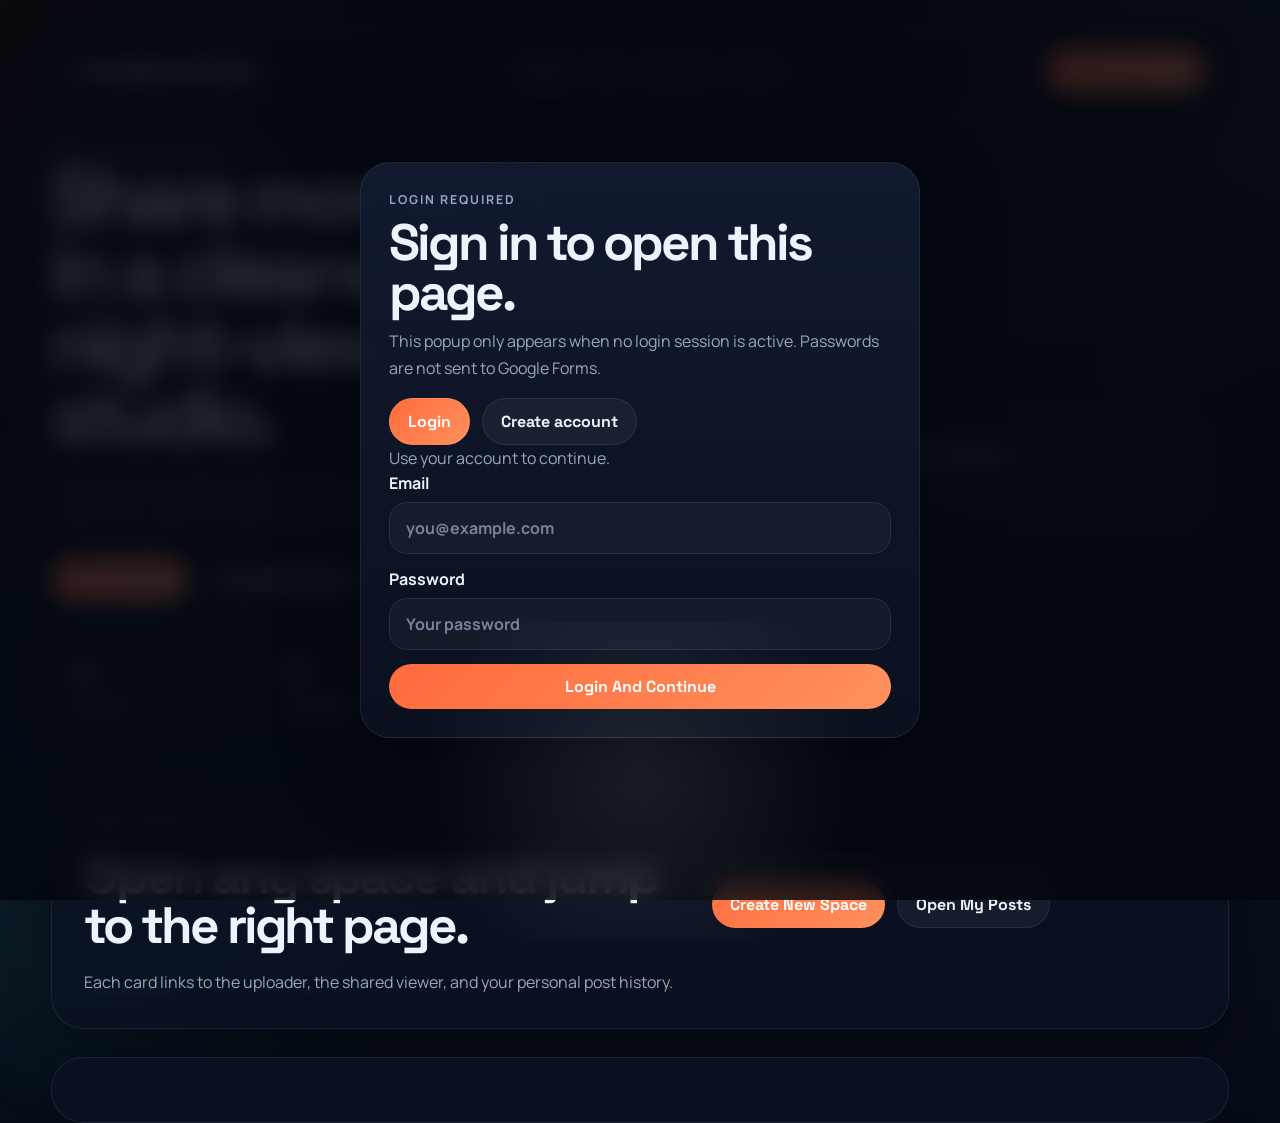
<file: index.html>
<!DOCTYPE html>
<html lang="en">
<head>
    <meta charset="UTF-8">
    <meta name="viewport" content="width=device-width, initial-scale=1.0">
    <title>FrameShare Studio</title>
    <link rel="preconnect" href="https://fonts.googleapis.com">
    <link rel="preconnect" href="https://fonts.gstatic.com" crossorigin>
    <link href="https://fonts.googleapis.com/css2?family=Space+Grotesk:wght@400;500;700&family=Manrope:wght@400;500;600;700&display=swap" rel="stylesheet">
    <link rel="stylesheet" href="style.css">
</head>
<body>
    <div class="page-shell">
        <header class="hero-shell slim-shell">
            <nav class="topbar">
                <a href="index.html" class="brand">FrameShare Studio</a>
                <div class="nav-links">
                    <a href="index.html" class="active-link">Home</a>
                    <a href="post.html">Post</a>
                    <a href="my-posts.html">My Posts</a>
                    <a href="profile.html">Profile</a>
                </div>
                <a class="nav-cta" href="post.html">Create Or Upload</a>
            </nav>

            <section class="hero page-hero">
                <div class="hero-copy reveal">
                    <p class="eyebrow">Dark mode workspace</p>
                    <h1>Share moments in a cleaner night-view studio.</h1>
                    <p class="hero-text">
                        Create spaces, publish media, review your own uploads, and share direct viewer links.
                        Login now opens as a popup on every page visit.
                    </p>
                    <div class="hero-actions">
                        <a class="btn btn-primary" href="post.html">Start Posting</a>
                        <button class="btn btn-secondary" id="seedDemoBtn" type="button">Load Demo Space</button>
                    </div>
                    <div class="hero-stats compact-stats">
                        <article>
                            <strong id="totalSpaces">0</strong>
                            <span>Spaces</span>
                        </article>
                        <article>
                            <strong id="totalMembers">0</strong>
                            <span>Members</span>
                        </article>
                        <article>
                            <strong id="totalPosts">0</strong>
                            <span>Posts</span>
                        </article>
                    </div>
                </div>
                <aside class="hero-showcase reveal delay-1">
                    <div class="showcase-head">
                        <span class="live-pill">Selected Space</span>
                        <span class="showcase-status" id="heroSpaceName">No space yet</span>
                    </div>
                    <div class="share-preview glass-panel no-top-margin">
                        <div>
                            <p class="micro-label">Current share link</p>
                            <strong id="heroShareLink">Create a space from the post page</strong>
                        </div>
                        <button type="button" id="copyHeroLink" class="subtle-button">Copy</button>
                    </div>
                </aside>
            </section>
        </header>

        <main>
            <section class="section two-panel">
                <div class="section-title reveal">
                    <p class="eyebrow">Saved Spaces</p>
                    <h2>Open any space and jump to the right page.</h2>
                    <p>Each card links to the uploader, the shared viewer, and your personal post history.</p>
                </div>
                <div class="section-actions reveal delay-1">
                    <a class="btn btn-primary" href="post.html">Create New Space</a>
                    <a class="btn btn-secondary" href="my-posts.html">Open My Posts</a>
                </div>
            </section>

            <section class="section">
                <div class="space-grid" id="spaceGrid"></div>
            </section>
        </main>
    </div>

    <script src="js/google-sheet-config.js"></script>
    <script src="js/storage.js"></script>
    <script src="js/auth-gate.js"></script>
    <script src="js/home.js"></script>
</body>
</html>
</file>
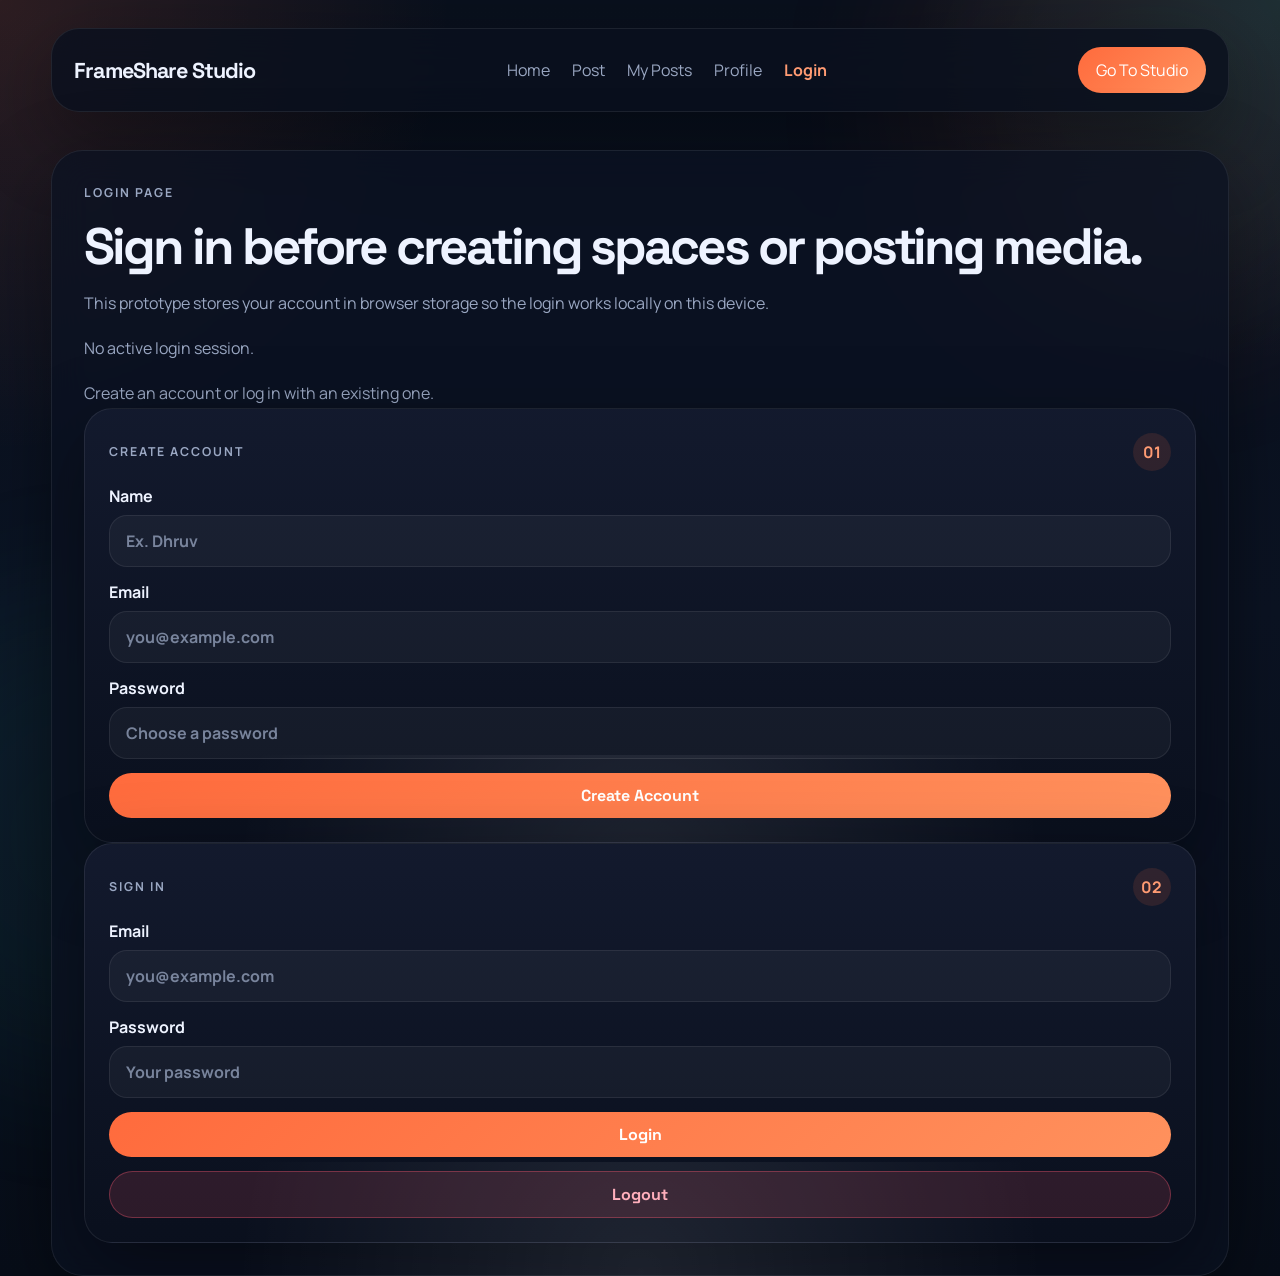
<file: login.html>
<!DOCTYPE html>
<html lang="en">
<head>
    <meta charset="UTF-8">
    <meta name="viewport" content="width=device-width, initial-scale=1.0">
    <title>Login To FrameShare</title>
    <link rel="preconnect" href="https://fonts.googleapis.com">
    <link rel="preconnect" href="https://fonts.gstatic.com" crossorigin>
    <link href="https://fonts.googleapis.com/css2?family=Space+Grotesk:wght@400;500;700&family=Manrope:wght@400;500;600;700&display=swap" rel="stylesheet">
    <link rel="stylesheet" href="style.css">
</head>
<body>
    <div class="page-shell">
        <header class="hero-shell slim-shell">
            <nav class="topbar">
                <a href="index.html" class="brand">FrameShare Studio</a>
                <div class="nav-links">
                    <a href="index.html">Home</a>
                    <a href="post.html">Post</a>
                    <a href="my-posts.html">My Posts</a>
                    <a href="profile.html">Profile</a>
                    <a href="login.html" class="active-link">Login</a>
                </div>
                <a class="nav-cta" href="post.html">Go To Studio</a>
            </nav>
        </header>

        <main>
            <section class="section auth-layout">
                <div class="section-title reveal">
                    <p class="eyebrow">Login Page</p>
                    <h2>Sign in before creating spaces or posting media.</h2>
                    <p>This prototype stores your account in browser storage so the login works locally on this device.</p>
                    <p class="status-line" id="currentSession">No active login session.</p>
                    <p class="helper-text" id="authMessage">Create an account or log in with an existing one.</p>
                </div>

                <div class="auth-grid">
                    <form class="control-card glow-card reveal delay-1" id="registerForm">
                        <div class="card-topline">
                            <p class="eyebrow">Create Account</p>
                            <span>01</span>
                        </div>
                        <label>
                            Name
                            <input name="name" type="text" placeholder="Ex. Dhruv" required>
                        </label>
                        <label>
                            Email
                            <input name="email" type="email" placeholder="you@example.com" required>
                        </label>
                        <label>
                            Password
                            <input name="password" type="password" placeholder="Choose a password" required>
                        </label>
                        <button class="btn btn-primary wide" type="submit">Create Account</button>
                    </form>

                    <form class="control-card glow-card reveal delay-1" id="loginForm">
                        <div class="card-topline">
                            <p class="eyebrow">Sign In</p>
                            <span>02</span>
                        </div>
                        <label>
                            Email
                            <input name="email" type="email" placeholder="you@example.com" required>
                        </label>
                        <label>
                            Password
                            <input name="password" type="password" placeholder="Your password" required>
                        </label>
                        <button class="btn btn-primary wide" type="submit">Login</button>
                        <button class="danger-btn wide" id="logoutBtn" type="button">Logout</button>
                    </form>
                </div>
            </section>
        </main>
    </div>

    <script src="js/google-sheet-config.js"></script>
    <script src="js/storage.js"></script>
    <script src="js/login.js"></script>
</body>
</html>
</file>
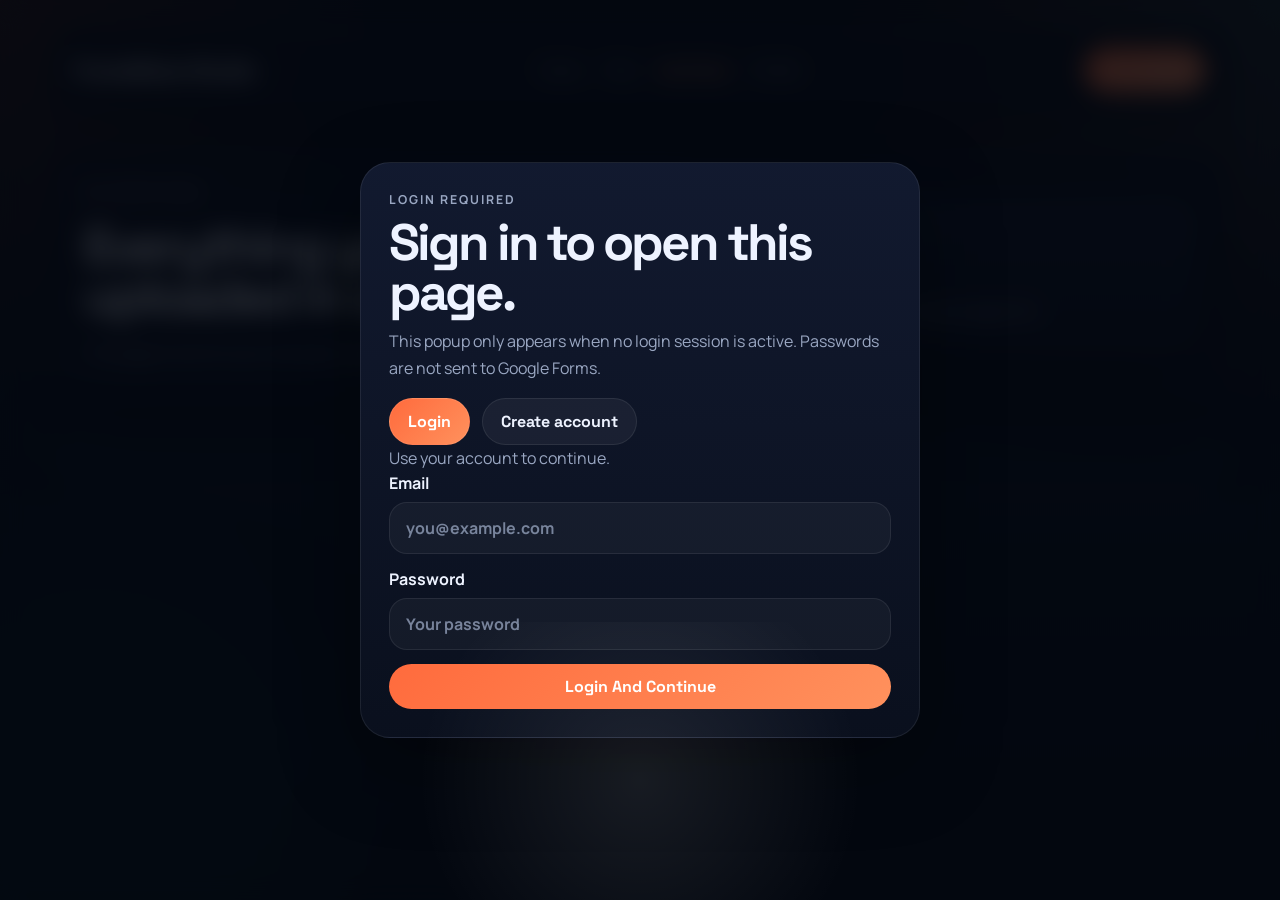
<file: my-posts.html>
<!DOCTYPE html>
<html lang="en">
<head>
    <meta charset="UTF-8">
    <meta name="viewport" content="width=device-width, initial-scale=1.0">
    <title>My Posts</title>
    <link rel="preconnect" href="https://fonts.googleapis.com">
    <link rel="preconnect" href="https://fonts.gstatic.com" crossorigin>
    <link href="https://fonts.googleapis.com/css2?family=Space+Grotesk:wght@400;500;700&family=Manrope:wght@400;500;600;700&display=swap" rel="stylesheet">
    <link rel="stylesheet" href="style.css">
</head>
<body>
    <div class="page-shell">
        <header class="hero-shell slim-shell">
            <nav class="topbar">
                <a href="index.html" class="brand">FrameShare Studio</a>
                <div class="nav-links">
                    <a href="index.html">Home</a>
                    <a href="post.html">Post</a>
                    <a href="my-posts.html" class="active-link">My Posts</a>
                    <a href="profile.html">Profile</a>
                </div>
                <a class="nav-cta" href="post.html">New Upload</a>
            </nav>
        </header>

        <main>
            <section class="section split-layout">
                <div class="section-title reveal">
                    <p class="eyebrow">My Posts Page</p>
                    <h2>Everything you have uploaded in one place.</h2>
                    <p>This page is only for your own posts, separate from shared viewing.</p>
                </div>
                <div class="summary-card reveal delay-1">
                    <p class="micro-label">Author</p>
                    <h3 id="authorName">No active user</h3>
                    <p id="authorMeta">Log in and upload from the post page first.</p>
                </div>
            </section>

            <section class="section">
                <div class="media-grid wide-media-grid" id="myPostsGrid"></div>
            </section>
        </main>
    </div>

    <script src="js/google-sheet-config.js"></script>
    <script src="js/storage.js"></script>
    <script src="js/auth-gate.js"></script>
    <script src="js/my-posts.js"></script>
</body>
</html>
</file>
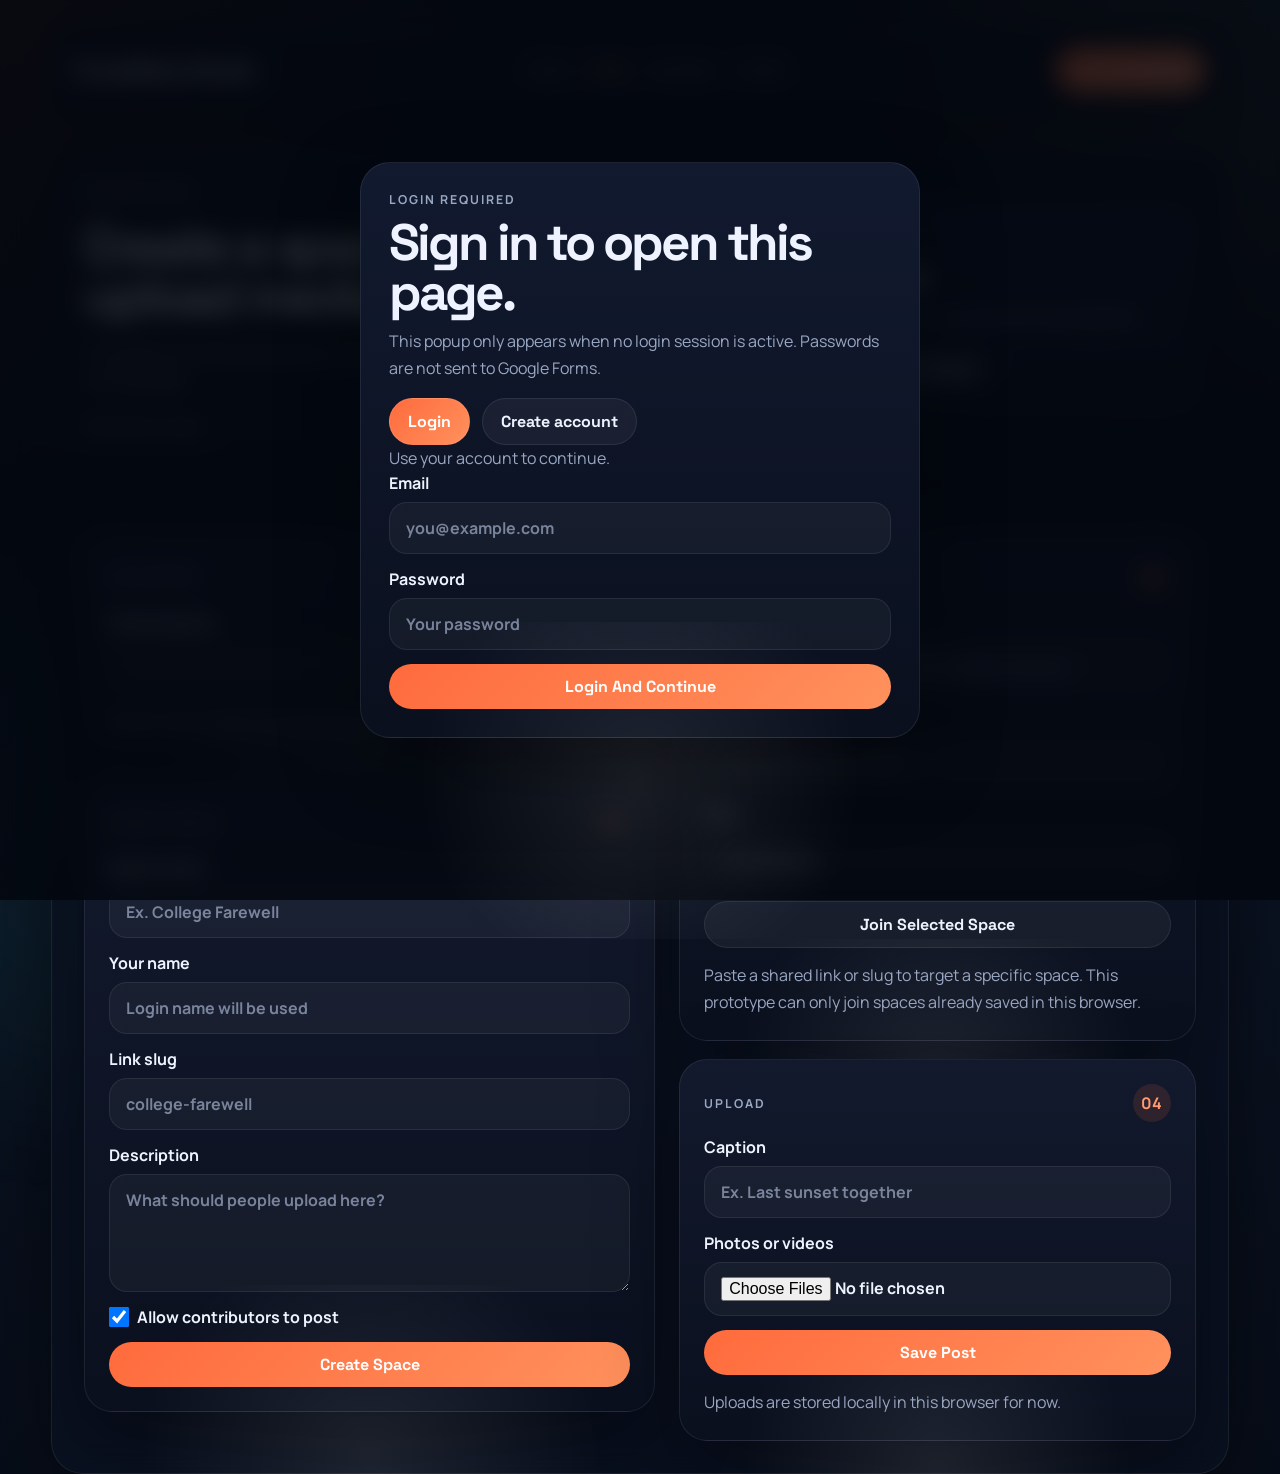
<file: post.html>
<!DOCTYPE html>
<html lang="en">
<head>
    <meta charset="UTF-8">
    <meta name="viewport" content="width=device-width, initial-scale=1.0">
    <title>Post To FrameShare</title>
    <link rel="preconnect" href="https://fonts.googleapis.com">
    <link rel="preconnect" href="https://fonts.gstatic.com" crossorigin>
    <link href="https://fonts.googleapis.com/css2?family=Space+Grotesk:wght@400;500;700&family=Manrope:wght@400;500;600;700&display=swap" rel="stylesheet">
    <link rel="stylesheet" href="style.css">
</head>
<body>
    <div class="page-shell">
        <header class="hero-shell slim-shell">
            <nav class="topbar">
                <a href="index.html" class="brand">FrameShare Studio</a>
                <div class="nav-links">
                    <a href="index.html">Home</a>
                    <a href="post.html" class="active-link">Post</a>
                    <a href="my-posts.html">My Posts</a>
                    <a href="profile.html">Profile</a>
                </div>
                <a class="nav-cta" href="my-posts.html">See My Uploads</a>
            </nav>
        </header>

        <main>
            <section class="section split-layout">
                <div class="section-title reveal">
                    <p class="eyebrow">Posting Page</p>
                    <h2>Create a space, join it, and upload media here.</h2>
                    <p>This page owns the posting flow so upload logic stays separate from profile and viewing pages.</p>
                    <p class="status-line" id="authStatus">Waiting for login...</p>
                </div>
                <div class="summary-card reveal delay-1">
                    <p class="micro-label">Active space</p>
                    <h3 id="activeSpaceName">No space selected</h3>
                    <p id="activeSpaceMeta">Create a space below or choose one from the dropdown.</p>
                    <div class="summary-actions">
                        <button type="button" class="btn btn-secondary" id="copyLinkBtn">Copy Link</button>
                        <a class="btn btn-secondary" id="openViewerLink" href="space.html">Open Viewer</a>
                    </div>
                </div>
            </section>

            <section class="section workspace-section">
                <div class="workspace-main reveal">
                    <div class="control-card glow-card">
                        <div class="card-topline">
                            <p class="eyebrow">Pick Space</p>
                            <span>01</span>
                        </div>
                        <label>
                            Saved spaces
                            <select id="spaceSelect"></select>
                        </label>
                        <p class="helper-text">Switch which space you want to post into.</p>
                    </div>

                    <form class="control-card glow-card" id="createSpaceForm">
                        <div class="card-topline">
                            <p class="eyebrow">Create Space</p>
                            <span>02</span>
                        </div>
                        <label>
                            Space name
                            <input name="name" type="text" placeholder="Ex. College Farewell" required>
                        </label>
                        <label>
                            Your name
                            <input name="owner" type="text" placeholder="Login name will be used" required>
                        </label>
                        <label>
                            Link slug
                            <input name="slug" type="text" placeholder="college-farewell">
                        </label>
                        <label>
                            Description
                            <textarea name="description" rows="4" placeholder="What should people upload here?"></textarea>
                        </label>
                        <label class="switch-row">
                            <input name="allowUploads" type="checkbox" checked>
                            <span>Allow contributors to post</span>
                        </label>
                        <button class="btn btn-primary wide" type="submit">Create Space</button>
                    </form>
                </div>

                <aside class="control-stack reveal delay-1">
                    <form class="control-card glow-card" id="joinForm">
                        <div class="card-topline">
                            <p class="eyebrow">Join Space</p>
                            <span>03</span>
                        </div>
                        <label>
                            Space link or code
                            <input name="spaceAccess" type="text" placeholder="Paste a share link or slug like college-farewell">
                        </label>
                        <label>
                            Your display name
                            <input name="memberName" type="text" placeholder="Login name will be used" required>
                        </label>
                        <label>
                            Role
                            <select name="role">
                                <option value="contributor">Contributor</option>
                                <option value="viewer">Viewer</option>
                            </select>
                        </label>
                        <button class="btn btn-secondary wide" type="submit">Join Selected Space</button>
                        <p class="helper-text">Paste a shared link or slug to target a specific space. This prototype can only join spaces already saved in this browser.</p>
                    </form>

                    <form class="control-card glow-card" id="uploadForm">
                        <div class="card-topline">
                            <p class="eyebrow">Upload</p>
                            <span>04</span>
                        </div>
                        <label>
                            Caption
                            <input name="caption" type="text" placeholder="Ex. Last sunset together">
                        </label>
                        <label>
                            Photos or videos
                            <input name="media" type="file" accept="image/*,video/*" multiple required>
                        </label>
                        <button class="btn btn-primary wide" type="submit">Save Post</button>
                        <p class="helper-text">Uploads are stored locally in this browser for now.</p>
                    </form>
                </aside>
            </section>
        </main>
    </div>

    <script src="js/google-sheet-config.js"></script>
    <script src="js/storage.js"></script>
    <script src="js/auth-gate.js"></script>
    <script src="js/post.js"></script>
</body>
</html>
</file>
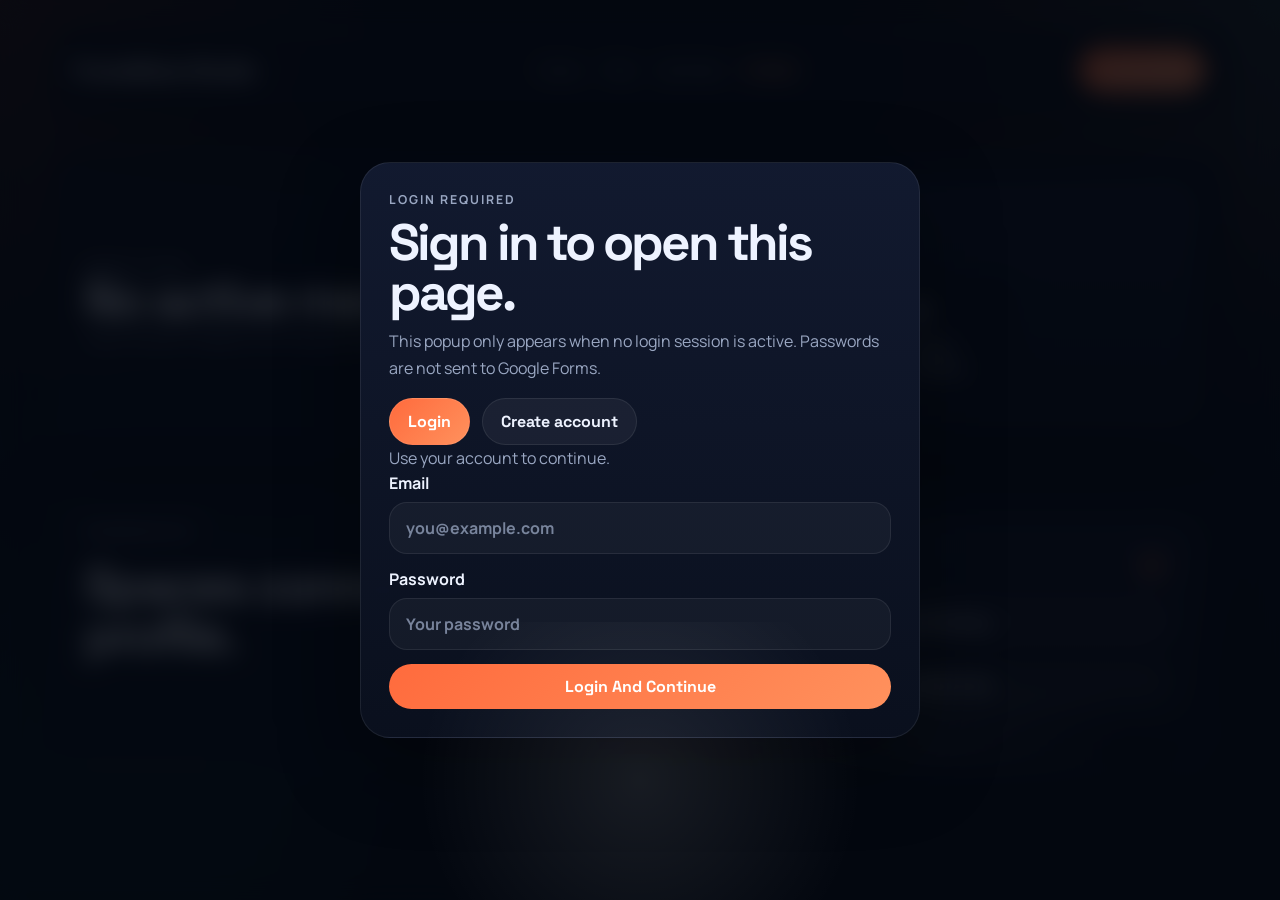
<file: profile.html>
<!DOCTYPE html>
<html lang="en">
<head>
    <meta charset="UTF-8">
    <meta name="viewport" content="width=device-width, initial-scale=1.0">
    <title>My Profile</title>
    <link rel="preconnect" href="https://fonts.googleapis.com">
    <link rel="preconnect" href="https://fonts.gstatic.com" crossorigin>
    <link href="https://fonts.googleapis.com/css2?family=Space+Grotesk:wght@400;500;700&family=Manrope:wght@400;500;600;700&display=swap" rel="stylesheet">
    <link rel="stylesheet" href="style.css">
</head>
<body>
    <div class="page-shell">
        <header class="hero-shell slim-shell">
            <nav class="topbar">
                <a href="index.html" class="brand">FrameShare Studio</a>
                <div class="nav-links">
                    <a href="index.html">Home</a>
                    <a href="post.html">Post</a>
                    <a href="my-posts.html">My Posts</a>
                    <a href="profile.html" class="active-link">Profile</a>
                </div>
                <a class="nav-cta" href="post.html">Upload More</a>
            </nav>
        </header>

        <main>
            <section class="section split-layout">
                <div class="profile-hero reveal">
                    <p class="eyebrow">Profile Page</p>
                    <h2 id="profileName">No active member</h2>
                    <p id="profileRole">Log in and join a space from the post page so your profile can be tracked here.</p>
                </div>
                <div class="summary-card reveal delay-1">
                    <p class="micro-label">Current activity</p>
                    <div class="mini-stats">
                        <article>
                            <strong id="profileSpaces">0</strong>
                            <span>Spaces joined</span>
                        </article>
                        <article>
                            <strong id="profilePosts">0</strong>
                            <span>Posts shared</span>
                        </article>
                    </div>
                </div>
            </section>

            <section class="section workspace-section">
                <div class="workspace-main reveal">
                    <div class="section-title narrow">
                        <p class="eyebrow">Memberships</p>
                        <h2>Spaces connected to this profile.</h2>
                    </div>
                    <div class="space-grid" id="membershipGrid"></div>
                </div>
                <aside class="control-stack reveal delay-1">
                    <section class="control-card glow-card">
                        <div class="card-topline">
                            <p class="eyebrow">Quick Links</p>
                            <span>01</span>
                        </div>
                        <a class="btn btn-secondary wide" href="post.html">Open Posting</a>
                        <a class="btn btn-secondary wide" href="my-posts.html">View My Posts</a>
                    </section>
                </aside>
            </section>
        </main>
    </div>

    <script src="js/google-sheet-config.js"></script>
    <script src="js/storage.js"></script>
    <script src="js/auth-gate.js"></script>
    <script src="js/profile.js"></script>
</body>
</html>
</file>
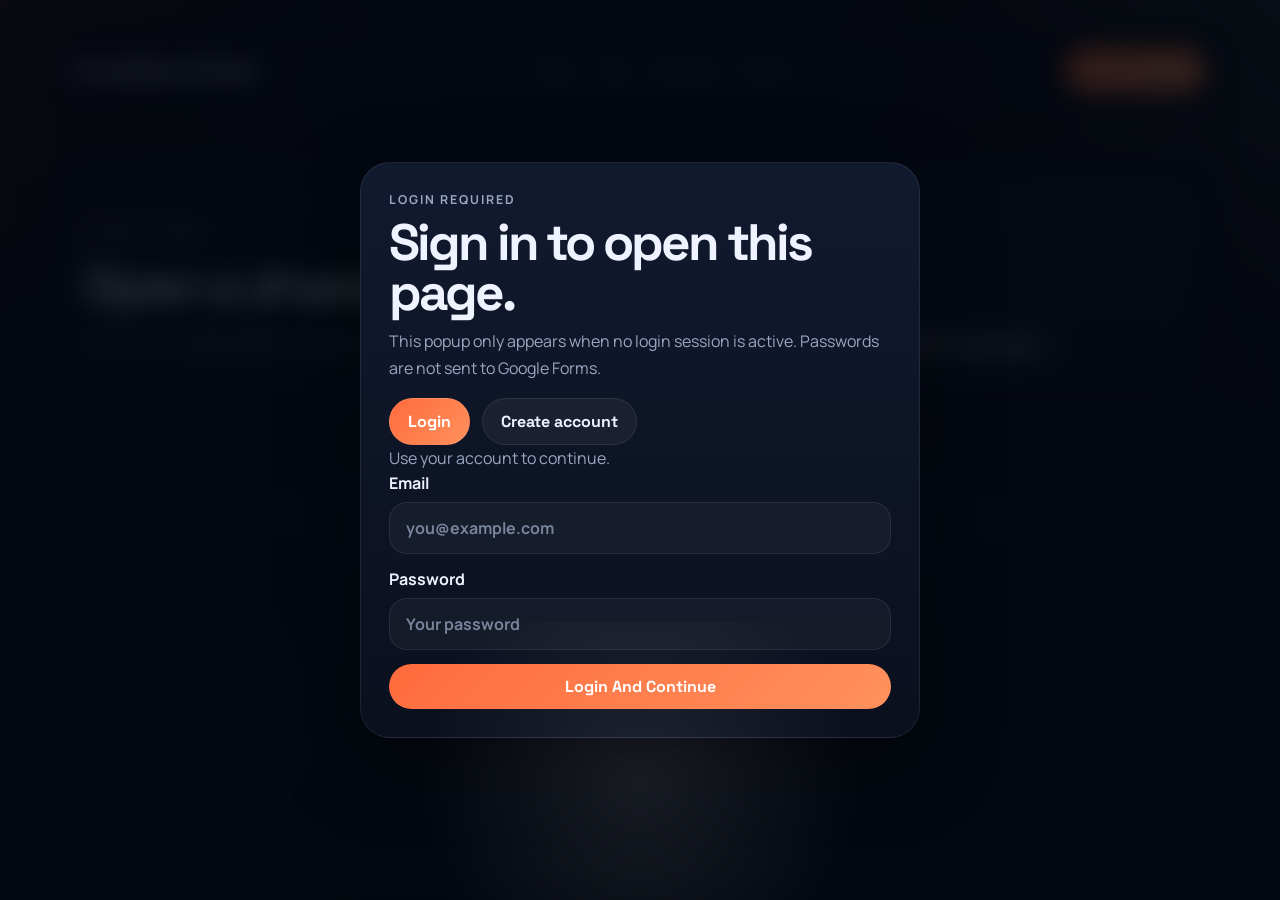
<file: space.html>
<!DOCTYPE html>
<html lang="en">
<head>
    <meta charset="UTF-8">
    <meta name="viewport" content="width=device-width, initial-scale=1.0">
    <title>Shared Space Viewer</title>
    <link rel="preconnect" href="https://fonts.googleapis.com">
    <link rel="preconnect" href="https://fonts.gstatic.com" crossorigin>
    <link href="https://fonts.googleapis.com/css2?family=Space+Grotesk:wght@400;500;700&family=Manrope:wght@400;500;600;700&display=swap" rel="stylesheet">
    <link rel="stylesheet" href="style.css">
</head>
<body>
    <div class="page-shell">
        <header class="hero-shell slim-shell">
            <nav class="topbar">
                <a href="index.html" class="brand">FrameShare Studio</a>
                <div class="nav-links">
                    <a href="index.html">Home</a>
                    <a href="post.html">Post</a>
                    <a href="my-posts.html">My Posts</a>
                    <a href="profile.html">Profile</a>
                </div>
                <a class="nav-cta" href="post.html">Join Or Upload</a>
            </nav>
        </header>

        <main>
            <section class="section split-layout">
                <div class="section-title reveal">
                    <p class="eyebrow">Shared Viewer</p>
                    <h2 id="spaceTitle">Open a shared space</h2>
                    <p id="spaceDescription">Use a link like <code>space.html?space=your-slug</code> to open the right gallery.</p>
                </div>
                <div class="summary-card reveal delay-1">
                    <p class="micro-label">Space details</p>
                    <h3 id="spaceOwner">Owner: -</h3>
                    <p id="spaceMembers">0 members</p>
                    <div class="summary-actions">
                        <button type="button" class="btn btn-secondary" id="copyViewerLink">Copy Link</button>
                        <a class="btn btn-secondary" id="postIntoSpaceLink" href="post.html">Post Into This Space</a>
                    </div>
                </div>
            </section>

            <section class="section">
                <div class="media-grid wide-media-grid" id="sharedMediaGrid"></div>
            </section>
        </main>
    </div>

    <script src="js/google-sheet-config.js"></script>
    <script src="js/storage.js"></script>
    <script src="js/auth-gate.js"></script>
    <script src="js/space.js"></script>
</body>
</html>
</file>
<file: style.css>
:root {
    --bg: #0a0f1a;
    --surface: rgba(14, 20, 35, 0.86);
    --surface-strong: rgba(19, 26, 46, 0.96);
    --text: #eef3ff;
    --muted: #9aa7c2;
    --line: rgba(255, 255, 255, 0.08);
    --accent: #ff6b3d;
    --accent-strong: #ff9b73;
    --teal: #3bd2c7;
    --danger: #ff5b73;
    --shadow: 0 26px 80px rgba(0, 0, 0, 0.36);
}

* { box-sizing: border-box; margin: 0; padding: 0; }
html { scroll-behavior: smooth; }
body {
    min-height: 100vh;
    font-family: "Manrope", sans-serif;
    color: var(--text);
    background:
        radial-gradient(circle at 0% 0%, rgba(255, 107, 61, 0.15), transparent 25%),
        radial-gradient(circle at 100% 0%, rgba(59, 210, 199, 0.14), transparent 20%),
        linear-gradient(180deg, #09101d 0%, #0b1323 48%, #070d18 100%);
}
body.auth-locked { overflow: hidden; }
button, input, textarea, select, a { font: inherit; }
button { border: 0; cursor: pointer; }
img, video { max-width: 100%; display: block; }
code { padding: 2px 6px; border-radius: 8px; background: rgba(255, 255, 255, 0.08); }
.page-shell { position: relative; overflow: hidden; }
.page-shell::before, .page-shell::after {
    content: ""; position: fixed; width: 32rem; height: 32rem; border-radius: 50%;
    filter: blur(80px); pointer-events: none; opacity: 0.32; z-index: 0;
}
.page-shell::before { top: -10rem; right: -8rem; background: rgba(255, 107, 61, 0.24); }
.page-shell::after { bottom: -12rem; left: -10rem; background: rgba(59, 210, 199, 0.18); }
.hero-shell, main { position: relative; z-index: 1; padding-left: clamp(18px, 4vw, 52px); padding-right: clamp(18px, 4vw, 52px); }
.hero-shell { padding-top: 28px; padding-bottom: 26px; }
.slim-shell { padding-bottom: 10px; }
.topbar, .section, .control-card, .summary-card, .space-card-page, .media-item, .empty-state, .hero-showcase, .auth-modal {
    border: 1px solid var(--line); box-shadow: var(--shadow);
}
.topbar {
    display: flex; align-items: center; justify-content: space-between; gap: 18px; padding: 18px 22px;
    border-radius: 28px; background: rgba(10, 16, 30, 0.82); backdrop-filter: blur(20px);
}
.brand, .nav-links a { text-decoration: none; color: var(--text); }
.brand, h1, h2, h3, strong, .btn, .live-pill, .media-type, .micro-label, .danger-btn, .subtle-button {
    font-family: "Space Grotesk", sans-serif;
}
.brand { font-size: 1.35rem; font-weight: 700; letter-spacing: -0.04em; }
.nav-links { display: flex; gap: 22px; flex-wrap: wrap; }
.nav-links a { color: var(--muted); }
.active-link { color: var(--accent-strong) !important; font-weight: 700; }
.nav-cta, .btn, .live-pill, .media-type, .danger-btn, .subtle-button { border-radius: 999px; }
.nav-cta, .btn, .danger-btn, .subtle-button { padding: 12px 18px; }
.nav-cta, .btn-primary { background: linear-gradient(135deg, var(--accent), #ff915d); color: #fff; text-decoration: none; }
.btn, .danger-btn, .subtle-button {
    display: inline-flex; align-items: center; justify-content: center; font-weight: 700;
    transition: transform 180ms ease, opacity 180ms ease; text-decoration: none;
}
.btn:hover, .nav-cta:hover, .danger-btn:hover, .subtle-button:hover { transform: translateY(-2px); }
.btn-secondary, .subtle-button { background: rgba(255, 255, 255, 0.05); color: var(--text); border: 1px solid var(--line); }
.danger-btn { background: rgba(255, 91, 115, 0.14); color: #ffafbc; border: 1px solid rgba(255, 91, 115, 0.35); }
.hero, .split-layout, .workspace-section, .two-panel { display: grid; gap: 24px; }
.hero { grid-template-columns: 1.08fr 0.92fr; align-items: center; padding-top: 42px; }
.page-hero { padding-top: 32px; }
.eyebrow, .micro-label, .hero-text, .section-title p, .helper-text, .showcase-status, .summary-card p, .space-card-page p, .media-author, #activeSpaceMeta, #profileRole, #authorMeta, #spaceDescription, .status-line {
    color: var(--muted);
}
.eyebrow, .micro-label { text-transform: uppercase; letter-spacing: 0.16em; font-size: 0.77rem; font-weight: 700; }
h1 { max-width: 11ch; font-size: clamp(2.9rem, 6vw, 5.8rem); line-height: 0.95; letter-spacing: -0.07em; }
h2 { font-size: clamp(2rem, 4vw, 3.6rem); line-height: 0.98; letter-spacing: -0.06em; }
h3 { font-size: 1.45rem; line-height: 1.05; letter-spacing: -0.04em; }
.hero-text, .section-title p, .helper-text, .summary-card p, .space-card-page p, .media-author, #activeSpaceMeta, #profileRole, #authorMeta, #spaceDescription, .status-line { line-height: 1.7; }
.hero-text { max-width: 58ch; margin-top: 18px; font-size: 1.05rem; }
.hero-actions, .summary-actions, .section-actions, .page-links, .post-actions, .auth-toggle-row { display: flex; gap: 12px; flex-wrap: wrap; }
.hero-actions { margin-top: 28px; }
.hero-stats, .mini-stats, .space-grid, .media-grid { display: grid; gap: 16px; }
.hero-stats, .mini-stats { grid-template-columns: repeat(3, minmax(0, 1fr)); margin-top: 28px; }
.compact-stats { max-width: 640px; }
.hero-stats article, .mini-stats article, .summary-card, .control-card, .space-card-page, .media-item, .empty-state {
    padding: 24px; border-radius: 28px; background: var(--surface);
}
.hero-stats strong, .mini-stats strong { display: block; font-size: 1.65rem; margin-bottom: 6px; }
.hero-showcase { padding: 24px; border-radius: 32px; background: rgba(10, 16, 30, 0.94); }
.showcase-head, .summary-card, .card-row, .card-topline, .media-copy { display: flex; align-items: center; justify-content: space-between; gap: 14px; }
.showcase-head { margin-bottom: 18px; }
.live-pill { padding: 8px 12px; background: rgba(59, 210, 199, 0.14); color: #7ff1e6; }
.share-preview { margin-top: 16px; padding: 16px; border-radius: 22px; background: rgba(255, 255, 255, 0.04); color: var(--text); }
.no-top-margin { margin-top: 0; }
.section { margin-top: 28px; padding: 32px; border-radius: 32px; background: rgba(12, 18, 34, 0.74); backdrop-filter: blur(18px); }
.two-panel, .split-layout { grid-template-columns: 1fr 0.8fr; align-items: center; }
.workspace-section { grid-template-columns: 1.05fr 0.95fr; align-items: start; }
.section-title, .workspace-main, .control-stack { display: grid; gap: 18px; }
.space-grid { grid-template-columns: repeat(3, minmax(0, 1fr)); }
.space-card-page { display: grid; gap: 14px; background: linear-gradient(180deg, rgba(19, 26, 46, 0.98), rgba(12, 18, 34, 0.98)); }
.card-row { font-size: 0.95rem; color: var(--muted); }
.control-card { display: grid; gap: 14px; background: linear-gradient(180deg, rgba(19, 26, 46, 0.98), rgba(10, 16, 30, 0.98)); }
.card-topline span {
    width: 38px; height: 38px; display: grid; place-items: center; border-radius: 50%;
    background: rgba(255, 107, 61, 0.12); color: var(--accent-strong); font-weight: 700;
}
.control-card label, .auth-popup-form label { display: grid; gap: 8px; font-weight: 700; }
.control-card input, .control-card textarea, .control-card select, .auth-popup-form input {
    width: 100%; border: 1px solid var(--line); border-radius: 18px; padding: 14px 16px;
    background: rgba(255, 255, 255, 0.04); color: var(--text);
}
.control-card input::placeholder, .control-card textarea::placeholder, .auth-popup-form input::placeholder { color: rgba(154, 167, 194, 0.75); }
.switch-row { grid-template-columns: auto 1fr; align-items: center; gap: 12px; }
.switch-row input { width: 20px; height: 20px; }
.wide { width: 100%; }
.summary-card { align-items: flex-start; flex-direction: column; background: linear-gradient(180deg, rgba(20, 28, 52, 0.96), rgba(13, 19, 35, 0.98)); }
.media-grid { grid-template-columns: repeat(2, minmax(0, 1fr)); }
.wide-media-grid { grid-template-columns: repeat(2, minmax(0, 1fr)); }
.media-item { overflow: hidden; background: linear-gradient(180deg, rgba(19, 26, 46, 0.98), rgba(10, 16, 30, 0.98)); }
.media-frame { min-height: 240px; border-radius: 22px; overflow: hidden; background: linear-gradient(180deg, #15233d, #101a2c); }
.media-frame img, .media-frame video { width: 100%; height: 100%; object-fit: cover; }
.media-copy { margin-top: 16px; align-items: flex-start; }
.media-type { padding: 8px 12px; background: rgba(255, 255, 255, 0.08); color: var(--text); text-decoration: none; }
.empty-state {
    min-height: 280px; display: grid; place-items: center; text-align: center; grid-column: 1 / -1;
    background: linear-gradient(180deg, rgba(19, 26, 46, 0.98), rgba(10, 16, 30, 0.98));
}
.auth-overlay {
    position: fixed; inset: 0; z-index: 50; display: grid; place-items: center; padding: 20px;
    background: rgba(3, 7, 14, 0.82); backdrop-filter: blur(12px);
}
.auth-modal {
    width: min(100%, 560px); padding: 28px; border-radius: 30px;
    background: linear-gradient(180deg, rgba(18, 26, 48, 0.98), rgba(10, 16, 30, 0.98));
}
.auth-header { display: grid; gap: 10px; margin-bottom: 16px; }
.auth-popup-form { display: grid; gap: 14px; }
.hidden-panel { display: none; }
.active-auth-toggle { background: linear-gradient(135deg, var(--accent), #ff915d); color: #fff; }
.reveal { opacity: 0; transform: translateY(22px); animation: rise 700ms ease forwards; }
.delay-1 { animation-delay: 120ms; }
.glow-card { position: relative; isolation: isolate; }
.glow-card::after {
    content: ""; position: absolute; inset: auto -10% -35% -10%; height: 55%;
    background: radial-gradient(circle, rgba(255, 255, 255, 0.12), transparent 60%); z-index: -1; opacity: 0.7;
}
@keyframes rise { to { opacity: 1; transform: translateY(0); } }
@media (max-width: 1100px) {
    .hero, .split-layout, .workspace-section, .two-panel, .space-grid, .wide-media-grid { grid-template-columns: 1fr; }
}
@media (max-width: 760px) {
    .topbar { flex-wrap: wrap; }
    .nav-links { width: 100%; justify-content: center; }
    .hero-stats, .mini-stats, .media-grid { grid-template-columns: 1fr; }
    .hero-actions, .summary-actions, .section-actions, .page-links, .post-actions, .auth-toggle-row { flex-direction: column; }
    .btn, .nav-cta, .danger-btn, .subtle-button { width: 100%; }
}
@media (max-width: 580px) {
    .hero-shell, main { padding-left: 14px; padding-right: 14px; }
    .topbar, .section, .control-card, .summary-card, .space-card-page, .media-item, .empty-state, .hero-showcase, .auth-modal { border-radius: 22px; }
    h1 { max-width: 100%; font-size: 2.7rem; }
}
</file>
